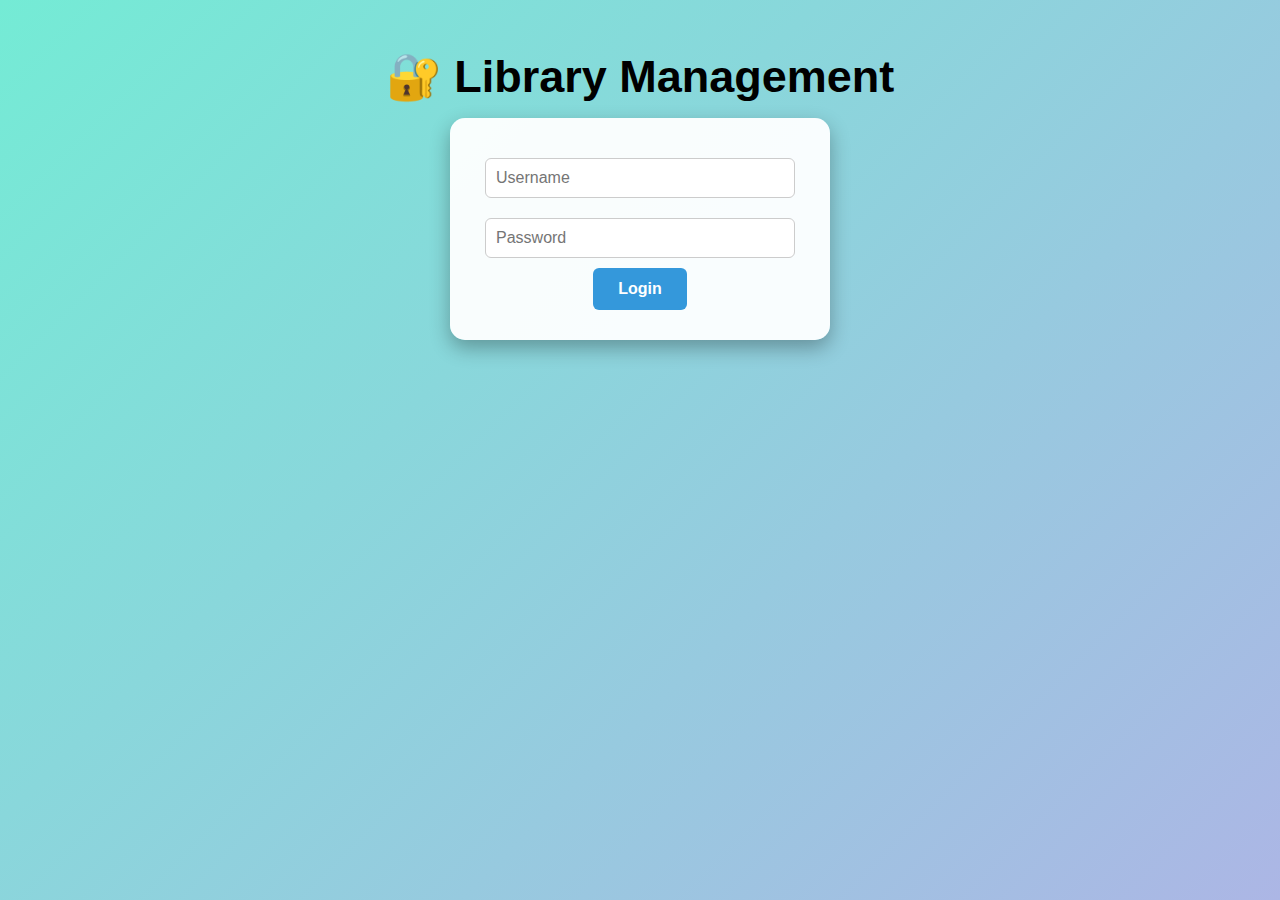
<file: Library Management/index.html>
<!DOCTYPE html>
<html>
<head>
    <title>Library Login 🔐</title>
    <link rel="stylesheet" href="style.css">
</head>
<body>

<div class="container center fade-in">
    <h1 class="emoji-title">🔐 Library Management</h1>

    <form action="home.html">
        <input type="text" placeholder="Username" required>
        <input type="password" placeholder="Password" required>
        <button type="submit" class="btn">Login</button>
    </form>
</div>

</body>
</html>
</file>
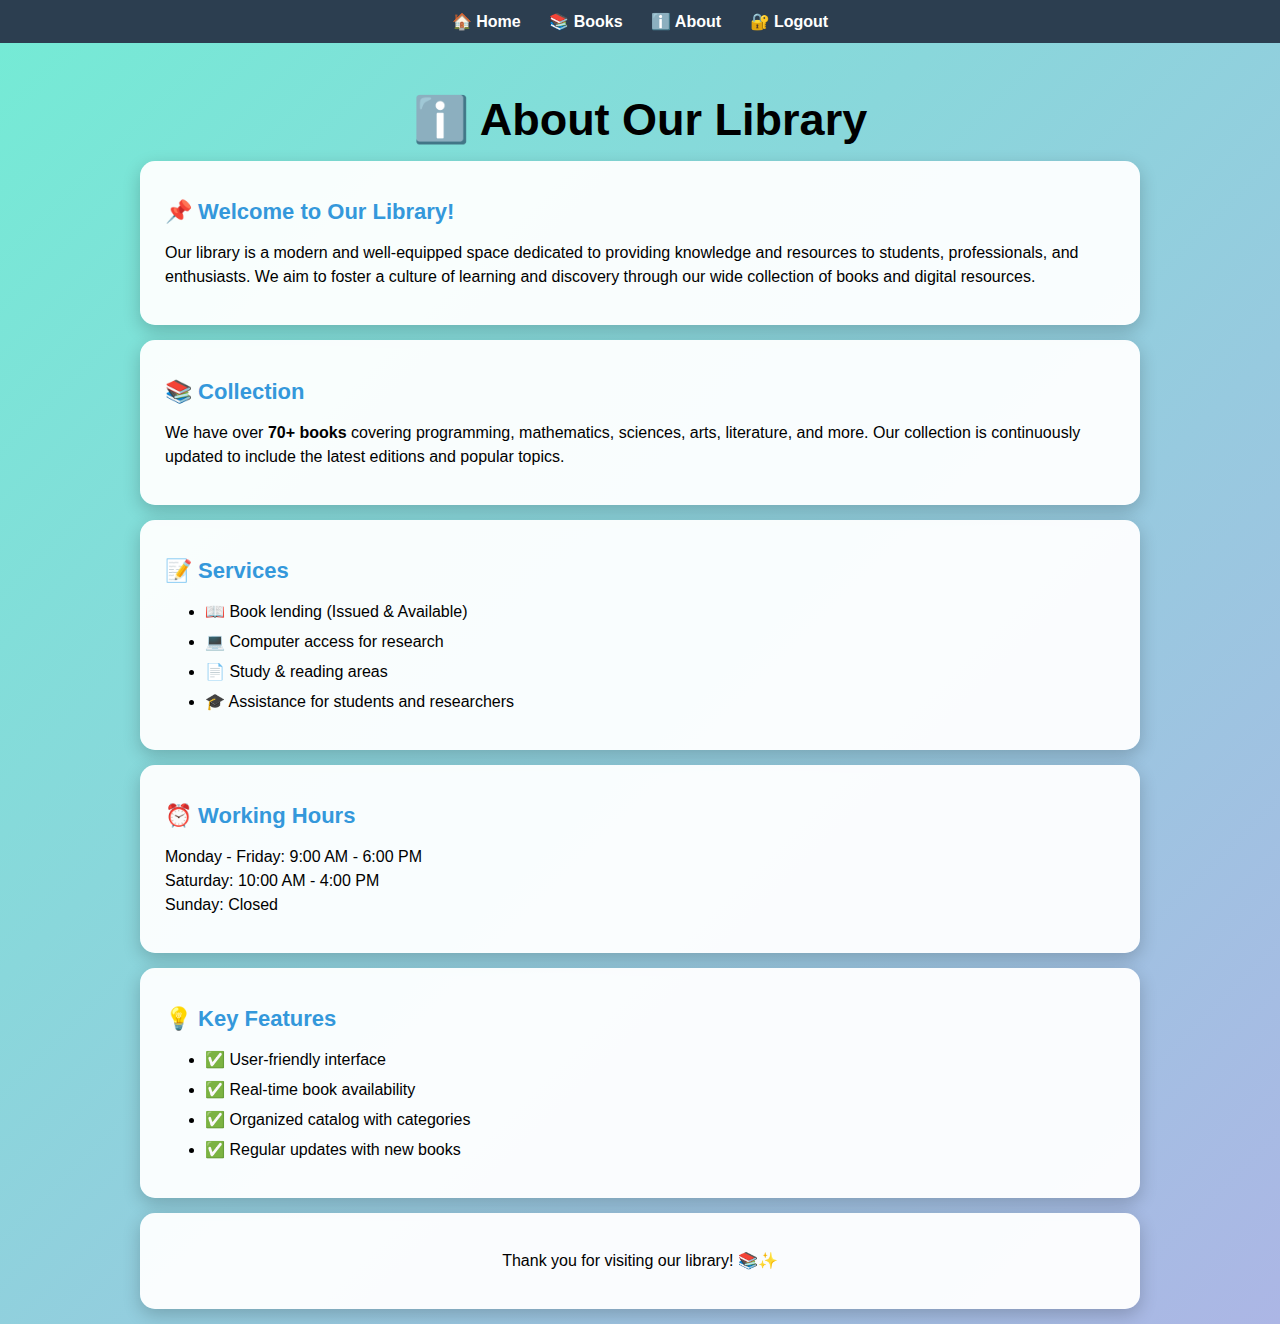
<file: Library Management/about.html>
<!DOCTYPE html>
<html>
<head>
    <title>About Library ℹ️</title>
    <link rel="stylesheet" href="style.css">
</head>
<body>

<nav>
    <a href="home.html">🏠 Home</a>
    <a href="books.html">📚 Books</a>
    <a href="about.html">ℹ️ About</a>
    <a href="index.html">🔐 Logout</a>
</nav>

<div class="container fade-in">
    <h1 class="emoji-title">ℹ️ About Our Library</h1>

    <div class="about-section slide-in">
        <h2>📌 Welcome to Our Library!</h2>
        <p>
            Our library is a modern and well-equipped space dedicated to providing knowledge and resources to students, professionals, and enthusiasts. 
            We aim to foster a culture of learning and discovery through our wide collection of books and digital resources.
        </p>
    </div>

    <div class="about-section slide-in">
        <h2>📚 Collection</h2>
        <p>
            We have over <strong>70+ books</strong> covering programming, mathematics, sciences, arts, literature, and more.  
            Our collection is continuously updated to include the latest editions and popular topics.
        </p>
    </div>

    <div class="about-section slide-in">
        <h2>📝 Services</h2>
        <ul>
            <li>📖 Book lending (Issued & Available)</li>
            <li>💻 Computer access for research</li>
            <li>📄 Study & reading areas</li>
            <li>🎓 Assistance for students and researchers</li>
        </ul>
    </div>

    <div class="about-section slide-in">
        <h2>⏰ Working Hours</h2>
        <p>
            Monday - Friday: 9:00 AM - 6:00 PM <br>
            Saturday: 10:00 AM - 4:00 PM <br>
            Sunday: Closed
        </p>
    </div>

    <div class="about-section slide-in">
        <h2>💡 Key Features</h2>
        <ul>
            <li>✅ User-friendly interface</li>
            <li>✅ Real-time book availability</li>
            <li>✅ Organized catalog with categories</li>
            <li>✅ Regular updates with new books</li>
        </ul>
    </div>

    <div class="about-section bounce">
        <p>Thank you for visiting our library! 📚✨</p>
    </div>
</div>

</body>
</html>
</file>
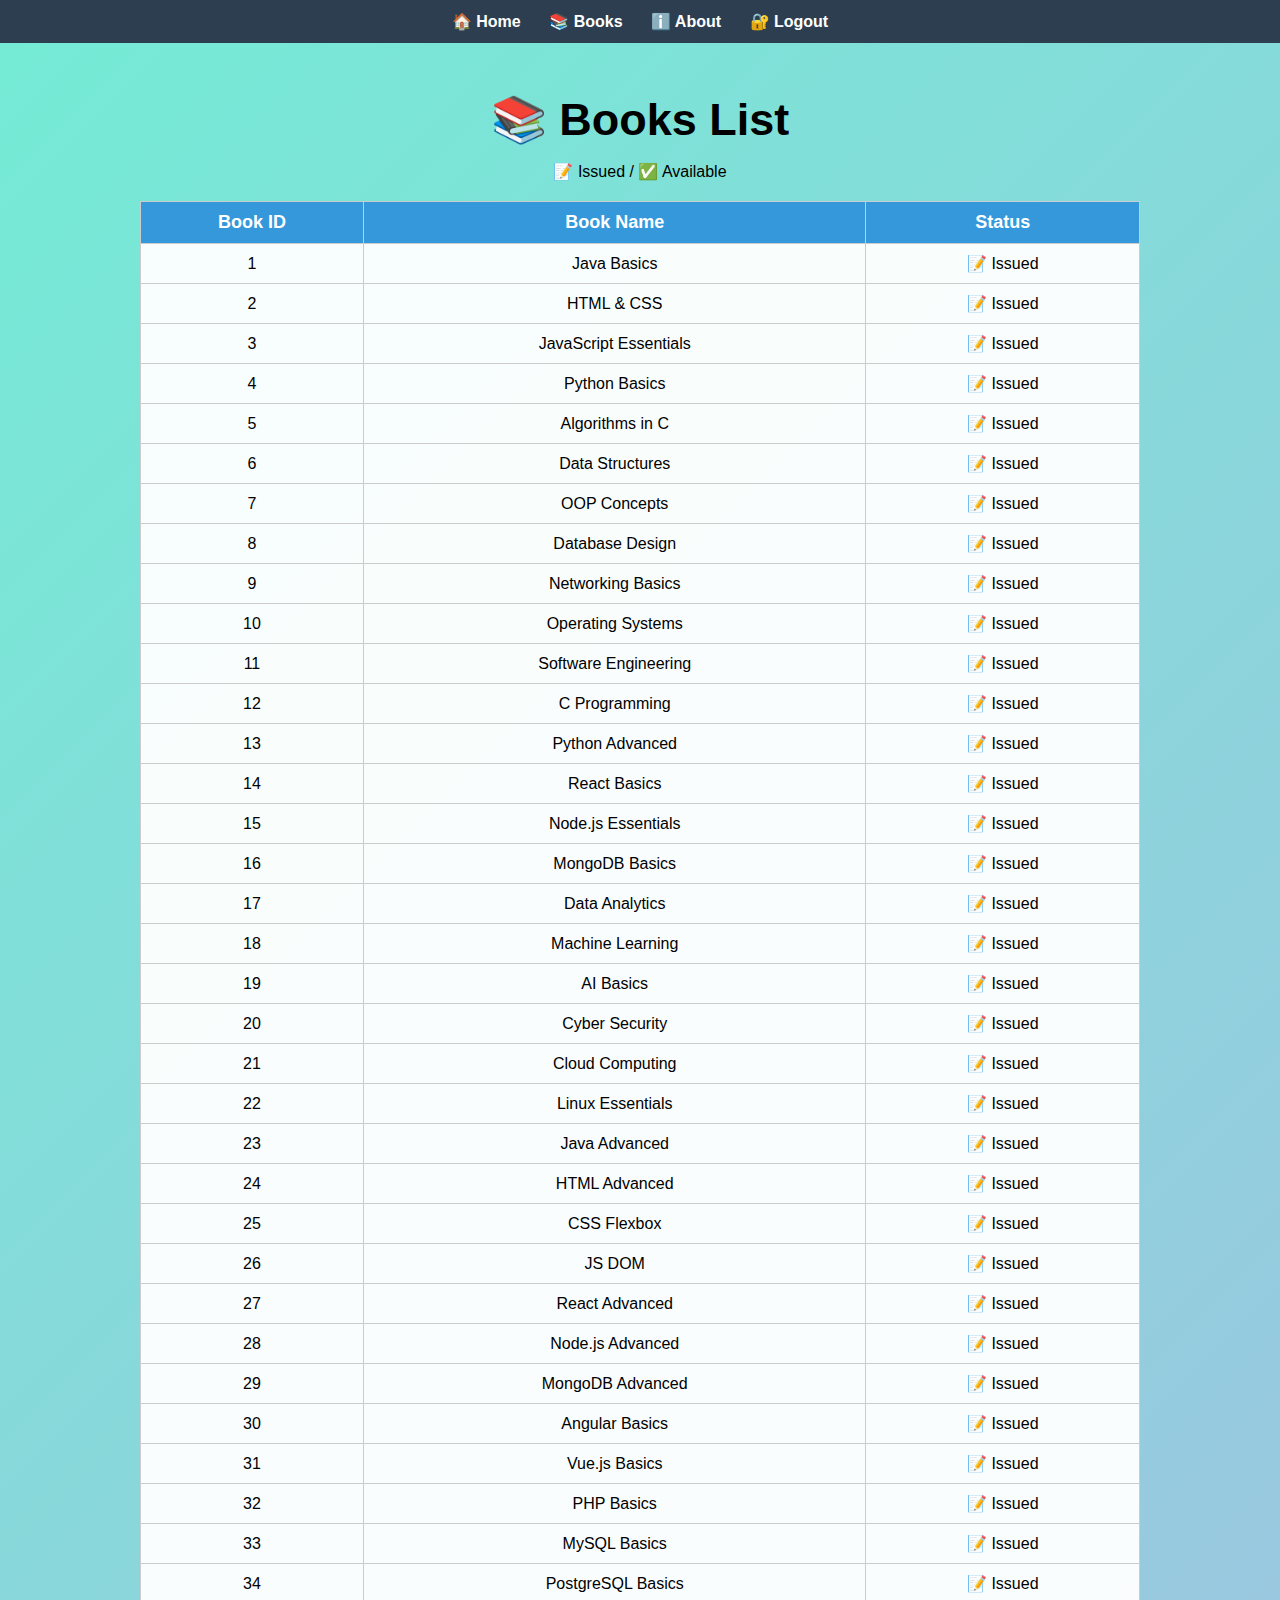
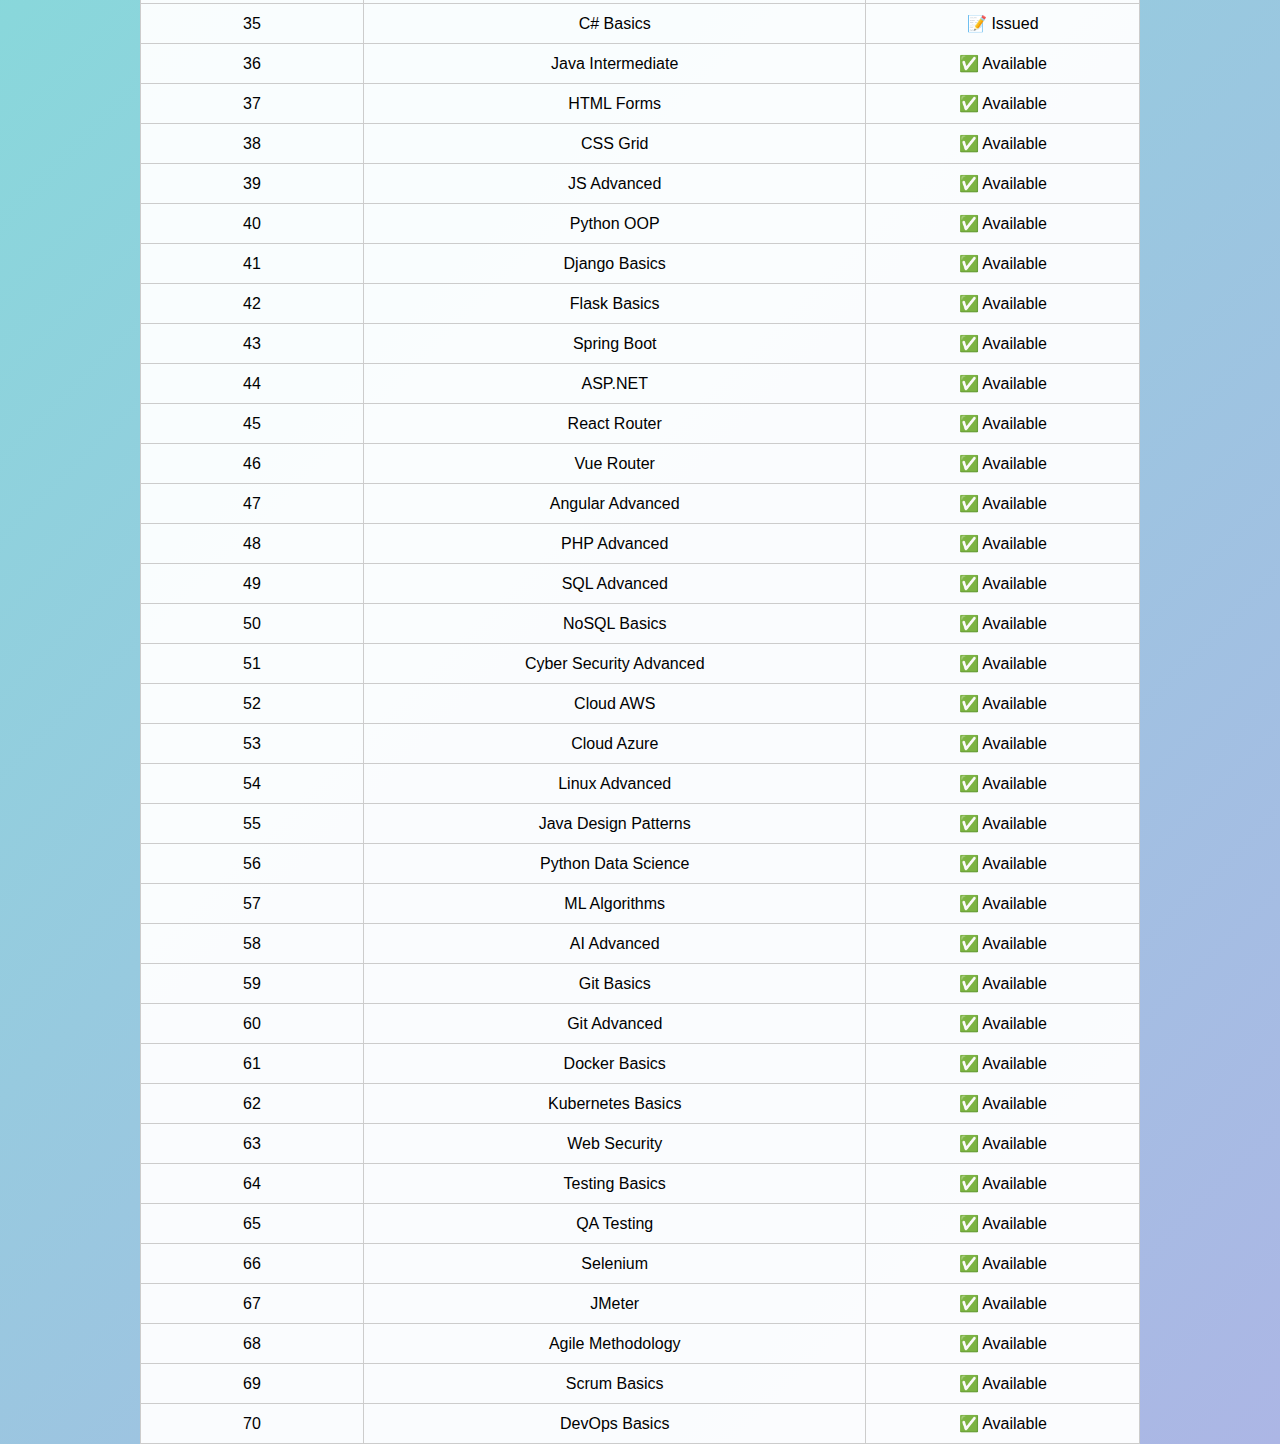
<file: Library Management/books.html>
<!DOCTYPE html>
<html>
<head>
    <title>Books - Library 📚</title>
    <link rel="stylesheet" href="style.css">
</head>
<body>

<nav>
    <a href="home.html">🏠 Home</a>
    <a href="books.html">📚 Books</a>
    <a href="about.html">ℹ️ About</a>
    <a href="index.html">🔐 Logout</a>
</nav>

<div class="container center fade-in">
    <h1 class="emoji-title">📚 Books List</h1>
    <p>📝 Issued / ✅ Available</p>

    <table>
        <tr>
            <th>Book ID</th>
            <th>Book Name</th>
            <th>Status</th>
        </tr>

        <!-- 35 issued books -->
        <tr><td>1</td><td>Java Basics</td><td>📝 Issued</td></tr>
        <tr><td>2</td><td>HTML & CSS</td><td>📝 Issued</td></tr>
        <tr><td>3</td><td>JavaScript Essentials</td><td>📝 Issued</td></tr>
        <tr><td>4</td><td>Python Basics</td><td>📝 Issued</td></tr>
        <tr><td>5</td><td>Algorithms in C</td><td>📝 Issued</td></tr>
        <tr><td>6</td><td>Data Structures</td><td>📝 Issued</td></tr>
        <tr><td>7</td><td>OOP Concepts</td><td>📝 Issued</td></tr>
        <tr><td>8</td><td>Database Design</td><td>📝 Issued</td></tr>
        <tr><td>9</td><td>Networking Basics</td><td>📝 Issued</td></tr>
        <tr><td>10</td><td>Operating Systems</td><td>📝 Issued</td></tr>
        <tr><td>11</td><td>Software Engineering</td><td>📝 Issued</td></tr>
        <tr><td>12</td><td>C Programming</td><td>📝 Issued</td></tr>
        <tr><td>13</td><td>Python Advanced</td><td>📝 Issued</td></tr>
        <tr><td>14</td><td>React Basics</td><td>📝 Issued</td></tr>
        <tr><td>15</td><td>Node.js Essentials</td><td>📝 Issued</td></tr>
        <tr><td>16</td><td>MongoDB Basics</td><td>📝 Issued</td></tr>
        <tr><td>17</td><td>Data Analytics</td><td>📝 Issued</td></tr>
        <tr><td>18</td><td>Machine Learning</td><td>📝 Issued</td></tr>
        <tr><td>19</td><td>AI Basics</td><td>📝 Issued</td></tr>
        <tr><td>20</td><td>Cyber Security</td><td>📝 Issued</td></tr>
        <tr><td>21</td><td>Cloud Computing</td><td>📝 Issued</td></tr>
        <tr><td>22</td><td>Linux Essentials</td><td>📝 Issued</td></tr>
        <tr><td>23</td><td>Java Advanced</td><td>📝 Issued</td></tr>
        <tr><td>24</td><td>HTML Advanced</td><td>📝 Issued</td></tr>
        <tr><td>25</td><td>CSS Flexbox</td><td>📝 Issued</td></tr>
        <tr><td>26</td><td>JS DOM</td><td>📝 Issued</td></tr>
        <tr><td>27</td><td>React Advanced</td><td>📝 Issued</td></tr>
        <tr><td>28</td><td>Node.js Advanced</td><td>📝 Issued</td></tr>
        <tr><td>29</td><td>MongoDB Advanced</td><td>📝 Issued</td></tr>
        <tr><td>30</td><td>Angular Basics</td><td>📝 Issued</td></tr>
        <tr><td>31</td><td>Vue.js Basics</td><td>📝 Issued</td></tr>
        <tr><td>32</td><td>PHP Basics</td><td>📝 Issued</td></tr>
        <tr><td>33</td><td>MySQL Basics</td><td>📝 Issued</td></tr>
        <tr><td>34</td><td>PostgreSQL Basics</td><td>📝 Issued</td></tr>
        <tr><td>35</td><td>C# Basics</td><td>📝 Issued</td></tr>

        <!-- 35 available books -->
        <tr><td>36</td><td>Java Intermediate</td><td>✅ Available</td></tr>
        <tr><td>37</td><td>HTML Forms</td><td>✅ Available</td></tr>
        <tr><td>38</td><td>CSS Grid</td><td>✅ Available</td></tr>
        <tr><td>39</td><td>JS Advanced</td><td>✅ Available</td></tr>
        <tr><td>40</td><td>Python OOP</td><td>✅ Available</td></tr>
        <tr><td>41</td><td>Django Basics</td><td>✅ Available</td></tr>
        <tr><td>42</td><td>Flask Basics</td><td>✅ Available</td></tr>
        <tr><td>43</td><td>Spring Boot</td><td>✅ Available</td></tr>
        <tr><td>44</td><td>ASP.NET</td><td>✅ Available</td></tr>
        <tr><td>45</td><td>React Router</td><td>✅ Available</td></tr>
        <tr><td>46</td><td>Vue Router</td><td>✅ Available</td></tr>
        <tr><td>47</td><td>Angular Advanced</td><td>✅ Available</td></tr>
        <tr><td>48</td><td>PHP Advanced</td><td>✅ Available</td></tr>
        <tr><td>49</td><td>SQL Advanced</td><td>✅ Available</td></tr>
        <tr><td>50</td><td>NoSQL Basics</td><td>✅ Available</td></tr>
        <tr><td>51</td><td>Cyber Security Advanced</td><td>✅ Available</td></tr>
        <tr><td>52</td><td>Cloud AWS</td><td>✅ Available</td></tr>
        <tr><td>53</td><td>Cloud Azure</td><td>✅ Available</td></tr>
        <tr><td>54</td><td>Linux Advanced</td><td>✅ Available</td></tr>
        <tr><td>55</td><td>Java Design Patterns</td><td>✅ Available</td></tr>
        <tr><td>56</td><td>Python Data Science</td><td>✅ Available</td></tr>
        <tr><td>57</td><td>ML Algorithms</td><td>✅ Available</td></tr>
        <tr><td>58</td><td>AI Advanced</td><td>✅ Available</td></tr>
        <tr><td>59</td><td>Git Basics</td><td>✅ Available</td></tr>
        <tr><td>60</td><td>Git Advanced</td><td>✅ Available</td></tr>
        <tr><td>61</td><td>Docker Basics</td><td>✅ Available</td></tr>
        <tr><td>62</td><td>Kubernetes Basics</td><td>✅ Available</td></tr>
        <tr><td>63</td><td>Web Security</td><td>✅ Available</td></tr>
        <tr><td>64</td><td>Testing Basics</td><td>✅ Available</td></tr>
        <tr><td>65</td><td>QA Testing</td><td>✅ Available</td></tr>
        <tr><td>66</td><td>Selenium</td><td>✅ Available</td></tr>
        <tr><td>67</td><td>JMeter</td><td>✅ Available</td></tr>
        <tr><td>68</td><td>Agile Methodology</td><td>✅ Available</td></tr>
        <tr><td>69</td><td>Scrum Basics</td><td>✅ Available</td></tr>
        <tr><td>70</td><td>DevOps Basics</td><td>✅ Available</td></tr>
    </table>
</div>

</body>
</html>
</file>
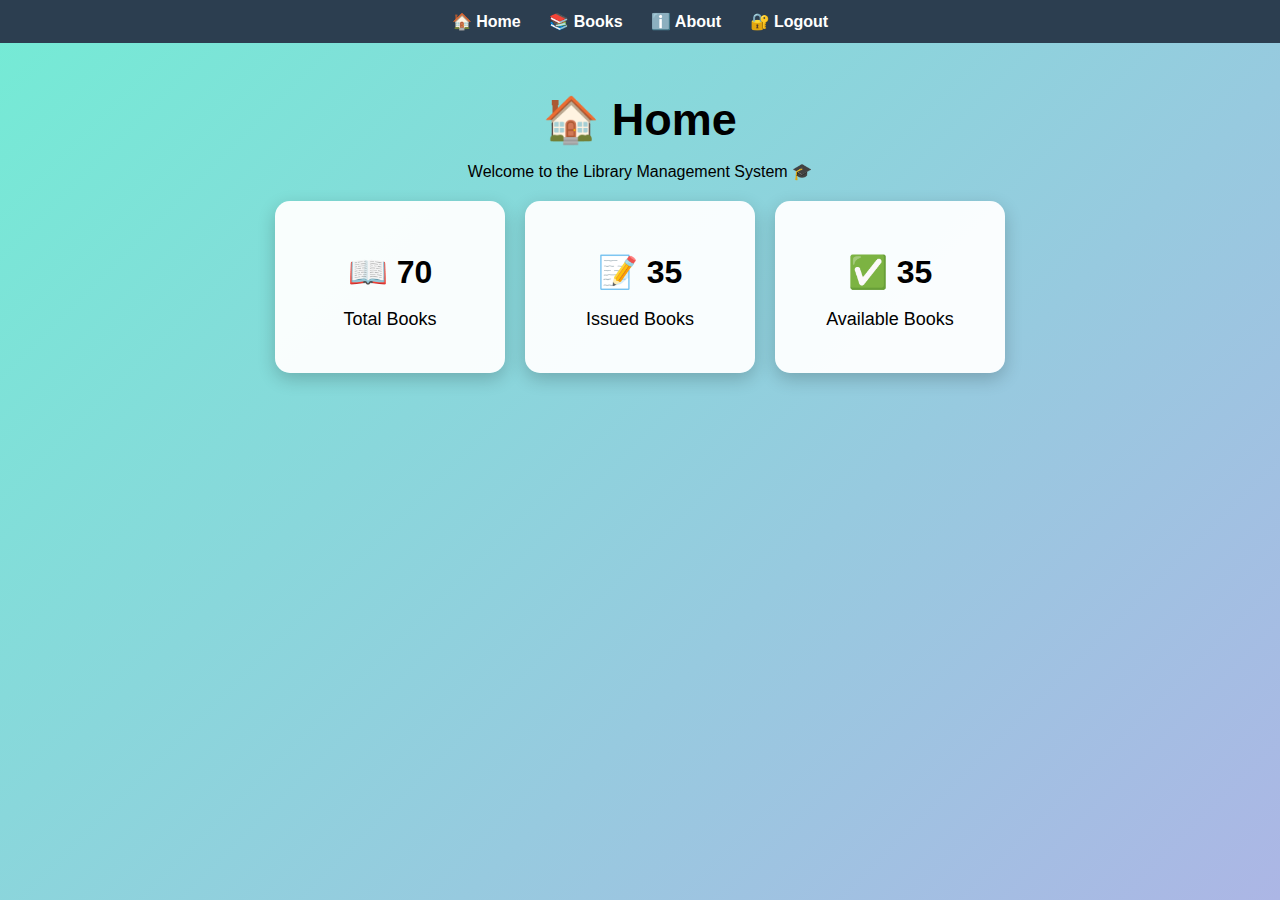
<file: Library Management/home.html>
<!DOCTYPE html>
<html>
<head>
    <title>Home - Library 🏠</title>
    <link rel="stylesheet" href="style.css">
</head>
<body>

<nav>
    <a href="home.html">🏠 Home</a>
    <a href="books.html">📚 Books</a>
    <a href="about.html">ℹ️ About</a>
    <a href="index.html">🔐 Logout</a>
</nav>

<div class="container center fade-in">
    <h1 class="emoji-title">🏠 Home</h1>
    <p>Welcome to the Library Management System 🎓</p>

    <div class="stats">
        <div class="stat-card">
            <h2>📖 70</h2>
            <p>Total Books</p>
        </div>
        <div class="stat-card">
            <h2>📝 35</h2>
            <p>Issued Books</p>
        </div>
        <div class="stat-card">
            <h2>✅ 35</h2>
            <p>Available Books</p>
        </div>
    </div>
</div>

</body>
</html>
</file>
<file: Library Management/style.css>
/* ---------- Body & Container ---------- */
body {
    font-family: Arial, sans-serif;
    margin: 0; padding: 0;
    min-height: 100vh;
    background: linear-gradient(135deg, #74ebd5, #ACB6E5);
    display: flex; flex-direction: column; align-items: center;
}

.container { text-align: center; width: 90%; max-width: 1000px; margin-top: 20px; }
.fade-in { animation: fadeIn 0.8s ease-in-out; }
@keyframes fadeIn { from {opacity:0; transform:translateY(20px);} to {opacity:1; transform:translateY(0);} }

/* ---------- Navigation ---------- */
nav {
    background: #2c3e50; padding:12px; width:100%; text-align:center; position:sticky; top:0; z-index:100;
}
nav a { color:white; margin:0 12px; text-decoration:none; font-weight:bold; transition:.3s; }
nav a:hover { color:#f39c12; transform:scale(1.2); }

/* ---------- Emoji Titles ---------- */
.emoji-title { font-size:45px; margin-bottom:15px; }

/* ---------- Login Form ---------- */
form {
    background: rgba(255,255,255,0.95); padding:30px; width:320px; margin:auto;
    border-radius:15px; box-shadow:0 8px 20px rgba(0,0,0,0.3); display:flex; flex-direction:column; align-items:center;
}
input { width:90%; padding:10px; margin:10px 0; border-radius:6px; border:1px solid #ccc; font-size:16px; }
button.btn {
    padding:12px 25px; background:#3498db; color:white; border:none; border-radius:6px;
    font-size:16px; font-weight:bold; cursor:pointer; transition:.3s;
}
button.btn:hover { background:#2980b9; transform:scale(1.05); }

/* ---------- Home Stats ---------- */
.stats { display:flex; flex-wrap:wrap; justify-content:center; gap:20px; margin-top:20px; }
.stat-card {
    background: rgba(255,255,255,0.95); padding:25px; width:180px; border-radius:15px;
    box-shadow:0 6px 18px rgba(0,0,0,0.2); transition:.3s;
}
.stat-card:hover { transform: translateY(-5px) scale(1.05); }
.stat-card h2 { font-size:32px; margin-bottom:10px; }
.stat-card p { font-size:18px; }

/* ---------- Books Table ---------- */
table {
    width:100%; border-collapse:collapse; background:rgba(255,255,255,0.95); margin-top:20px; font-size:16px;
}
th, td { border:1px solid #ccc; padding:10px; text-align:center; transition:.3s; }
th { background:#3498db; color:white; font-size:18px; }
tr:hover td { background:#ecf0f1; font-weight:bold; }

/* ---------- About Sections ---------- */
.about-section {
    background: rgba(255,255,255,0.95); padding:20px 25px; margin:15px 0;
    border-radius:15px; box-shadow:0 6px 18px rgba(0,0,0,0.2); text-align:left;
    transition: transform .5s;
}
.slide-in { animation: slideIn 0.8s ease-in-out; }
@keyframes slideIn { from {opacity:0; transform:translateX(-50px);} to {opacity:1; transform:translateX(0);} }
.bounce { animation:bounce 1s infinite alternate; font-size:18px; text-align:center; }
@keyframes bounce { 0%{transform:translateY(0);} 100%{transform:translateY(-10px);} }
.about-section h2 { font-size:22px; margin-bottom:8px; color:#3498db; }
.about-section p, .about-section ul { font-size:16px; line-height:1.5; }
.about-section ul li { margin:6px 0; }

/* ---------- Responsive ---------- */
@media screen and (max-width:600px){
    .emoji-title{font-size:35px;}
    .stat-card{width:140px; padding:15px;}
    table{font-size:14px;}
}
</file>
